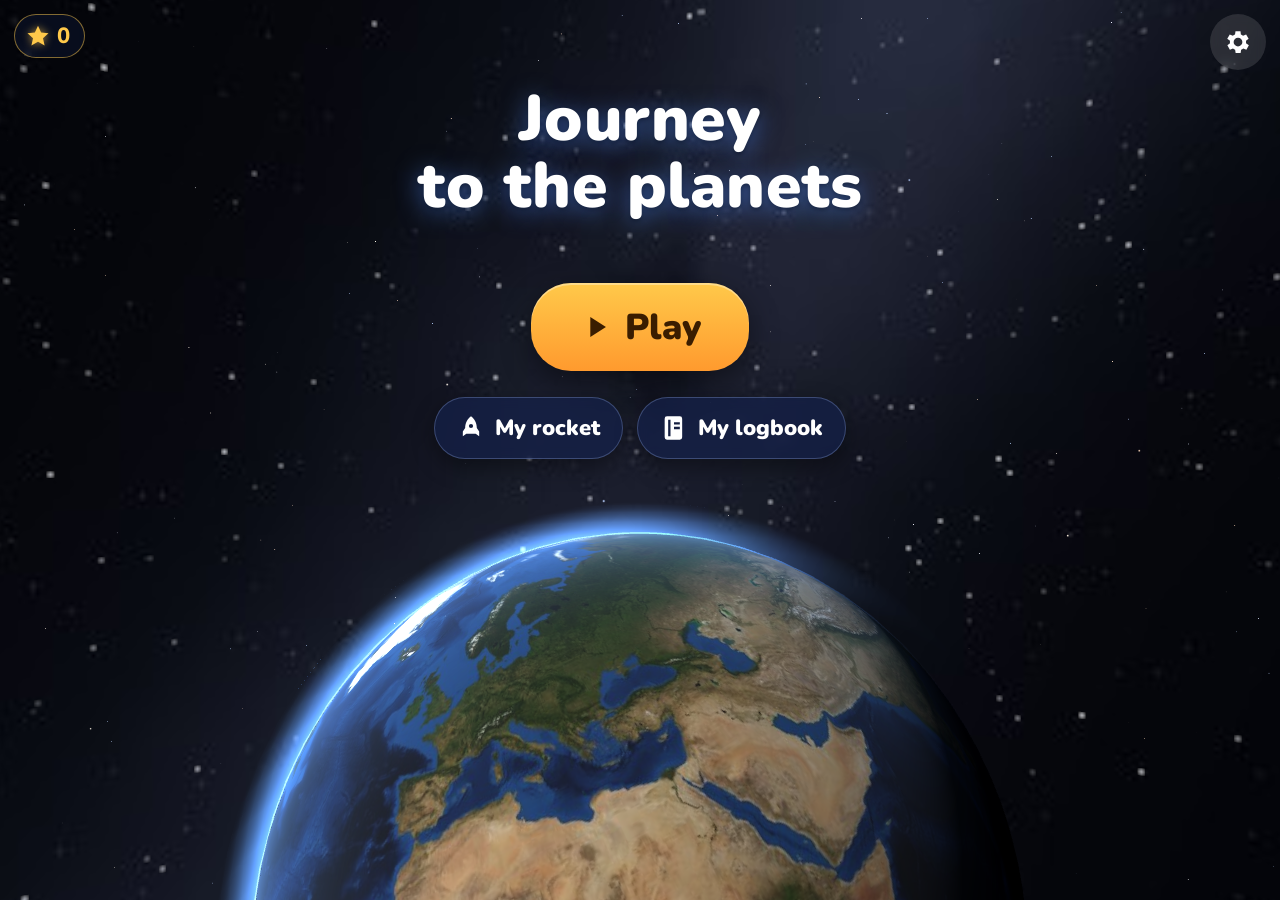
<file: web/index.html>
<!doctype html>
<html lang="fr">
<head>
  <meta charset="utf-8">
  <meta name="viewport" content="width=device-width, initial-scale=1, maximum-scale=1, user-scalable=no, viewport-fit=cover">
  <meta http-equiv="Content-Security-Policy" content="default-src 'self'; img-src 'self' data: blob:; style-src 'self' 'unsafe-inline'; script-src 'self'; connect-src 'self'; font-src 'self'">
  <meta name="theme-color" content="#02030a">
  <!-- Browser version: icon, and "Add to home screen" as a full-screen app -->
  <link rel="manifest" id="manifest" href="manifest-fr.webmanifest">
  <link rel="icon" type="image/png" href="icons/favicon-48.png">
  <link rel="apple-touch-icon" href="icons/apple-touch-icon.png">
  <meta name="mobile-web-app-capable" content="yes">
  <meta name="apple-mobile-web-app-capable" content="yes">
  <meta name="apple-mobile-web-app-status-bar-style" content="black-translucent">
  <meta name="apple-mobile-web-app-title" content="Fusée Planètes">
  <title>Voyage vers les planètes</title>
  <link rel="stylesheet" href="style.css">
</head>
<body>
  <canvas id="scene"></canvas>

  <!-- Loading -->
  <section id="loading" class="screen active">
    <div class="loading-box">
      <div class="loading-title" data-i18n="title">Voyage vers les planètes</div>
      <div class="bar"><div id="bar-fill"></div></div>
      <div id="loading-error" class="hidden"></div>
    </div>
  </section>

  <!-- Home -->
  <section id="home" class="screen">
    <h1 class="title" data-i18n-html="homeTitle">Voyage<br>vers les planètes</h1>
    <button id="play" class="big-btn primary">
      <svg viewBox="0 0 24 24" class="ico"><path d="M8 5v14l11-7z"/></svg>
      <span data-i18n="play">Jouer</span>
    </button>
    <div class="home-row">
      <button id="garage-btn" class="mid-btn">
        <svg viewBox="0 0 24 24" class="ico"><path d="M12 2c3 2 5 6 5 10l2 3v4l-3-2h-8l-3 2v-4l2-3c0-4 2-8 5-10zm0 6.5a1.8 1.8 0 1 0 0 3.6 1.8 1.8 0 0 0 0-3.6z"/></svg>
        <span data-i18n="myRocket">Ma fusée</span>
      </button>
      <button id="carnet-btn" class="mid-btn">
        <svg viewBox="0 0 24 24" class="ico"><path d="M6 2h11a2 2 0 0 1 2 2v16a2 2 0 0 1-2 2H6a2 2 0 0 1-2-2V4a2 2 0 0 1 2-2zm1 3v14h2V5zm5 2v2h5V7zm0 4v2h5v-2z"/></svg>
        <span data-i18n="myCarnet">Mon carnet</span>
      </button>
    </div>
    <button id="settings-btn" class="corner-btn right" aria-label="Réglages" data-i18n-aria="settings">
      <svg viewBox="0 0 24 24" class="ico"><path d="M19.4 13a7.5 7.5 0 0 0 0-2l2.1-1.6-2-3.5-2.5 1a7.6 7.6 0 0 0-1.7-1L15 3.3h-4l-.4 2.6a7.6 7.6 0 0 0-1.7 1l-2.5-1-2 3.5L6.6 11a7.5 7.5 0 0 0 0 2l-2.1 1.6 2 3.5 2.5-1c.5.4 1.1.7 1.7 1l.4 2.6h4l.4-2.6c.6-.3 1.2-.6 1.7-1l2.5 1 2-3.5zM13 15.5a3.5 3.5 0 1 1 0-7 3.5 3.5 0 0 1 0 7z" transform="translate(-1 0)"/></svg>
    </button>
  </section>

  <!-- Destination choice -->
  <section id="choose" class="screen">
    <button class="corner-btn left back" data-back="home" aria-label="Retour" data-i18n-aria="back">
      <svg viewBox="0 0 24 24" class="ico"><path d="M15.5 4 7.5 12l8 8 1.6-1.6L10.7 12l6.4-6.4z"/></svg>
    </button>
    <h2 class="screen-title" data-i18n="choose">Où veux-tu aller&nbsp;?</h2>
    <div id="planet-grid"></div>
    <button id="go" class="big-btn primary" disabled>
      <svg viewBox="0 0 24 24" class="ico"><path d="M12 2c3 2 5 6 5 10l2 3v4l-3-2h-8l-3 2v-4l2-3c0-4 2-8 5-10zm0 6.5a1.8 1.8 0 1 0 0 3.6 1.8 1.8 0 0 0 0-3.6z"/></svg>
      <span data-i18n="go">C’est parti&nbsp;!</span>
    </button>
  </section>

  <!-- In-game HUD -->
  <section id="hud" class="screen">
    <button id="quit" class="corner-btn left small" aria-label="Accueil" data-i18n-aria="home">
      <svg viewBox="0 0 24 24" class="ico"><path d="M12 3 2 12h3v8h5v-6h4v6h5v-8h3z"/></svg>
    </button>
    <div id="dest-chip" class="chip"></div>
    <div id="countdown"></div>
    <div id="planet-label"></div>
    <div id="banner"></div>
    <button id="action-btn" class="big-btn primary"></button>
    <button id="photo-btn" aria-label="Prendre une photo" data-i18n-aria="takePhoto">
      <svg viewBox="0 0 24 24" class="ico"><path d="M9 3 7.2 5H4a2 2 0 0 0-2 2v11a2 2 0 0 0 2 2h16a2 2 0 0 0 2-2V7a2 2 0 0 0-2-2h-3.2L15 3zm3 5a5 5 0 1 1 0 10 5 5 0 0 1 0-10zm0 2a3 3 0 1 0 0 6 3 3 0 0 0 0-6z"/></svg>
    </button>
    <div id="dialog" class="panel">
      <button id="repeat" class="speak-btn" aria-label="Répéter" data-i18n-aria="repeat">
        <svg viewBox="0 0 24 24" class="ico"><path d="M3 9v6h4l5 5V4L7 9zm13.5 3A4.5 4.5 0 0 0 14 8v8a4.5 4.5 0 0 0 2.5-4zM14 3.2v2.1a7 7 0 0 1 0 13.4v2.1a9 9 0 0 0 0-17.6z"/></svg>
      </button>
      <img id="dialog-hint" alt="">
      <div id="dialog-text"></div>
      <div id="quiz-options"></div>
      <div id="dialog-buttons">
        <button id="yes" class="answer yes">
          <svg viewBox="0 0 24 24" class="ico"><path d="M9 16.2 4.8 12l-1.4 1.4L9 19 21 7l-1.4-1.4z"/></svg>
          <span data-i18n="yes">Oui</span>
        </button>
        <button id="no" class="answer no">
          <svg viewBox="0 0 24 24" class="ico"><path d="M19 6.4 17.6 5 12 10.6 6.4 5 5 6.4 10.6 12 5 17.6 6.4 19 12 13.4 17.6 19 19 17.6 13.4 12z"/></svg>
          <span data-i18n="no">Non</span>
        </button>
      </div>
    </div>
  </section>

  <!-- Victory -->
  <section id="victory" class="screen">
    <canvas id="confetti"></canvas>
    <div class="victory-head">
      <div id="v-title" class="victory-title"></div>
      <div id="v-line" class="victory-line"></div>
    </div>
    <div id="v-labels"></div>
    <div class="victory-foot">
      <div id="v-fact" class="panel fact"></div>
      <div class="row">
        <button id="again" class="big-btn primary">
          <svg viewBox="0 0 24 24" class="ico"><path d="M12 5V1L7 6l5 5V7a5 5 0 1 1-5 5H5a7 7 0 1 0 7-7z"/></svg>
          <span data-i18n="again">Rejouer</span>
        </button>
        <button id="to-carnet" class="big-btn secondary" aria-label="Mon carnet" data-i18n-aria="myCarnet">
          <svg viewBox="0 0 24 24" class="ico"><path d="M6 2h11a2 2 0 0 1 2 2v16a2 2 0 0 1-2 2H6a2 2 0 0 1-2-2V4a2 2 0 0 1 2-2zm1 3v14h2V5zm5 2v2h5V7zm0 4v2h5v-2z"/></svg>
        </button>
        <button id="to-home" class="big-btn secondary" aria-label="Accueil" data-i18n-aria="home">
          <svg viewBox="0 0 24 24" class="ico"><path d="M12 3 2 12h3v8h5v-6h4v6h5v-8h3z"/></svg>
        </button>
      </div>
    </div>
  </section>

  <!-- Carnet de bord -->
  <section id="carnet" class="screen page">
    <button class="corner-btn left back" data-back="home" aria-label="Retour" data-i18n-aria="back">
      <svg viewBox="0 0 24 24" class="ico"><path d="M15.5 4 7.5 12l8 8 1.6-1.6L10.7 12l6.4-6.4z"/></svg>
    </button>
    <h2 class="screen-title" data-i18n="myCarnetTitle">Mon carnet de bord</h2>
    <div class="page-scroll">
      <h3 class="section-title" data-i18n="stamps">Mes tampons</h3>
      <div id="stamps"></div>
      <h3 class="section-title" data-i18n="photos">Mes photos</h3>
      <div id="photos"></div>
    </div>
  </section>

  <!-- Rocket garage -->
  <section id="garage" class="screen">
    <button class="corner-btn left back" data-back="home" aria-label="Retour" data-i18n-aria="back">
      <svg viewBox="0 0 24 24" class="ico"><path d="M15.5 4 7.5 12l8 8 1.6-1.6L10.7 12l6.4-6.4z"/></svg>
    </button>
    <h2 class="screen-title" data-i18n="myRocket">Ma fusée</h2>
    <div class="garage-panel panel">
      <div class="g-row"><div class="g-label" data-i18n="color">Couleur</div><div id="g-body" class="swatches"></div></div>
      <div class="g-row"><div class="g-label" data-i18n="fins">Ailerons</div><div id="g-fins" class="swatches"></div></div>
      <div class="g-row"><div class="g-label" data-i18n="decor">Décor</div><div id="g-decor" class="decors"></div></div>
      <label id="g-name-row" class="switch"><input id="g-name" type="checkbox"><span id="g-name-label">Mon prénom sur la fusée</span></label>
    </div>
  </section>

  <!-- Photo viewer -->
  <section id="photo-view" class="modal">
    <img id="photo-big" alt="">
  </section>

  <!-- Celebration (new destinations, new decoration) -->
  <section id="celebrate" class="modal">
    <div class="panel celebrate-panel">
      <div id="celebrate-title" class="celebrate-title"></div>
      <div id="celebrate-imgs" class="celebrate-imgs"></div>
      <div id="celebrate-text" class="celebrate-text"></div>
      <button id="celebrate-ok" class="big-btn primary" data-i18n="great">Super&nbsp;!</button>
    </div>
  </section>

  <!-- Parent settings -->
  <section id="settings" class="modal">
    <div class="panel settings-panel">
      <h2 data-i18n="settingsTitle">Réglages (parents)</h2>
      <label class="field"><span data-i18n="childName">Prénom de l’enfant</span>
        <input id="set-name" type="text" maxlength="20" autocomplete="off" placeholder="(facultatif)" data-i18n-ph="optional">
      </label>
      <div class="field">Langue / Language
        <div class="seg" data-key="lang">
          <button data-v="auto">Auto</button><button data-v="fr">Français</button><button data-v="en">English</button>
        </div>
      </div>
      <label class="switch"><input id="set-voice" type="checkbox"><span data-i18n="voice">Voix qui lit les textes</span></label>
      <label class="switch"><input id="set-sound" type="checkbox"><span data-i18n="sounds">Sons</span></label>
      <label class="switch"><input id="set-music" type="checkbox"><span data-i18n="music">Musique</span></label>
      <label class="field"><span data-i18n="volume">Volume</span>
        <input id="set-volume" type="range" min="0.1" max="1" step="0.05">
      </label>
      <div class="field"><span data-i18n="countdown">Compte à rebours</span>
        <div class="seg" data-key="countdown">
          <button data-v="5">5</button><button data-v="10">10</button>
        </div>
      </div>
      <div class="field"><span data-i18n="stops">Planètes à passer avant la bonne</span>
        <div class="seg" data-key="stops">
          <button data-v="0">0</button><button data-v="1">1</button><button data-v="2">2</button><button data-v="3">3</button><button data-v="random" data-i18n="random">Au hasard</button>
        </div>
      </div>
      <label class="switch"><input id="set-hint" type="checkbox"><span data-i18n="hint">Aide&nbsp;: montrer l’image de la planète cherchée</span></label>
      <details class="credits">
        <summary data-i18n="credits">Crédits</summary>
        <p data-i18n-html="credits1">Textures des planètes&nbsp;: Solar System Scope (solarsystemscope.com), licence CC BY 4.0, d’après des données de la NASA. Terre&nbsp;: NASA Earth Observatory, Blue Marble Next Generation (domaine public). Lune&nbsp;: NASA Scientific Visualization Studio. Europe&nbsp;: USGS Astrogeology / NASA/JPL (domaine public). Titan&nbsp;: NASA/JPL-Caltech/Space Science Institute. Pluton&nbsp;: NASA/JHUAPL/SwRI. Vénus, anneaux de Saturne, comète, Voie lactée&nbsp;: générés par le jeu.</p>
        <p data-i18n-html="credits2">Musiques créées avec Suno. Son du décollage&nbsp;: « Seamless rocket booster roar &amp; crackle », freesound_community (Pixabay).</p>
        <p data-i18n-html="credits3">Moteur 3D&nbsp;: three.js (licence MIT). Police&nbsp;: Nunito (SIL Open Font License).</p>
      </details>
      <button id="settings-close" class="big-btn primary">OK</button>
    </div>
  </section>

  <!-- Confirm leaving the game -->
  <section id="confirm" class="modal">
    <div class="panel confirm-panel">
      <div class="confirm-text" data-i18n="confirm">Retourner à l’accueil&nbsp;?</div>
      <div class="row">
        <button id="confirm-yes" class="answer yes" data-i18n="yes">Oui</button>
        <button id="confirm-no" class="answer no" data-i18n="no">Non</button>
      </div>
    </div>
  </section>

  <div id="star-count" class="star-count hidden"><svg viewBox="0 0 24 24"><path d="M12 2.5l2.9 6.2 6.8.7-5.1 4.6 1.5 6.7L12 17.3l-6.1 3.4 1.5-6.7-5.1-4.6 6.8-.7z"/></svg><span>0</span></div>
  <div id="flash"></div>
  <div id="polaroid"><img alt=""></div>
  <div id="fade"></div>

  <!-- Browser on a phone held sideways: the game is made for portrait -->
  <div id="rotate">
    <svg viewBox="0 0 24 24" class="rotate-ico"><path d="M8 1.5h8A2.5 2.5 0 0 1 18.5 4v16a2.5 2.5 0 0 1-2.5 2.5H8A2.5 2.5 0 0 1 5.5 20V4A2.5 2.5 0 0 1 8 1.5zm0 2a.5.5 0 0 0-.5.5v14h9V4a.5.5 0 0 0-.5-.5zm4 15.75a1 1 0 1 0 0 2 1 1 0 0 0 0-2z"/></svg>
    <div data-i18n="rotate">Tourne ton téléphone pour jouer</div>
  </div>

  <script type="module" src="js/main.js"></script>
</body>
</html>
</file>
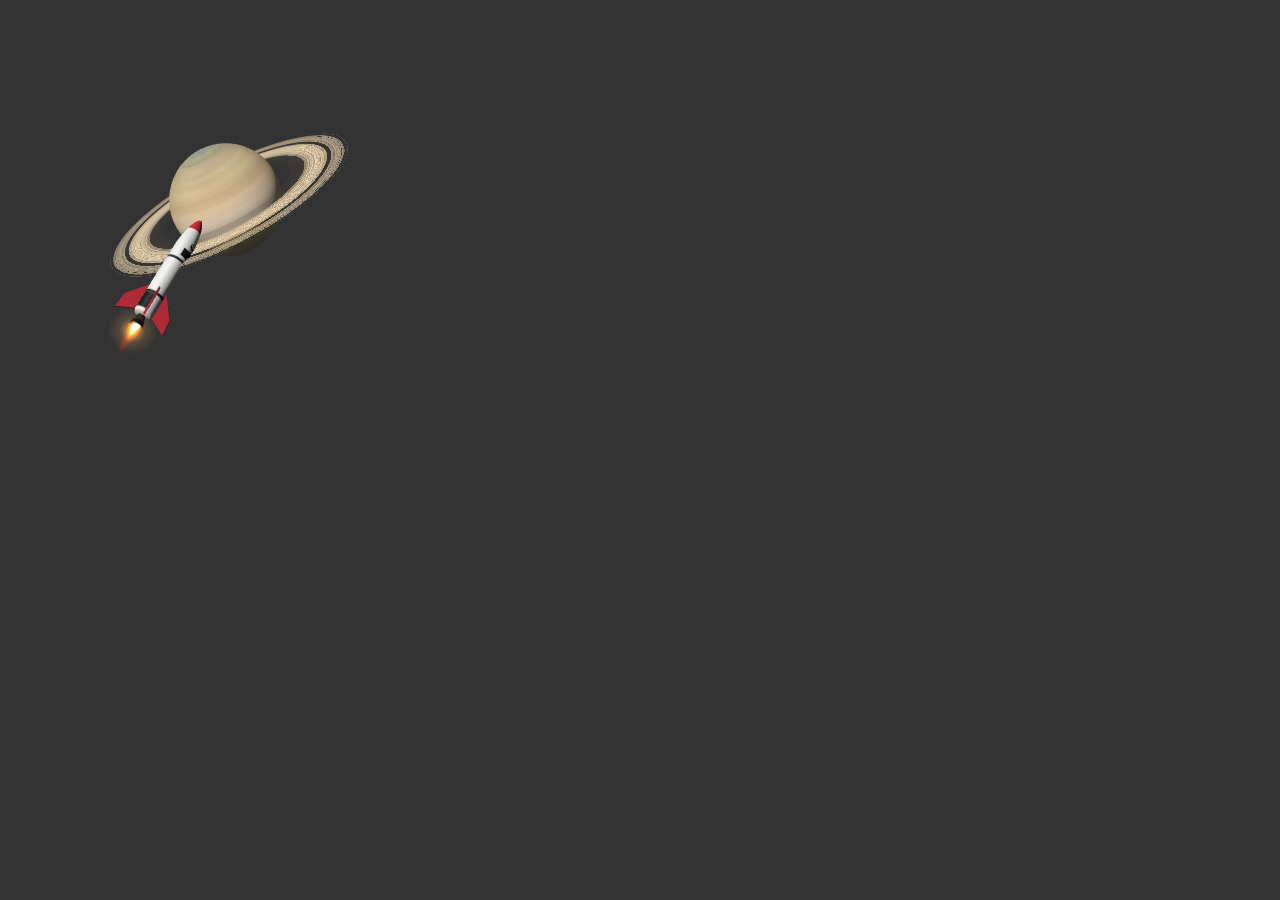
<file: tools/icon.html>
<!doctype html>
<html lang="fr">
<head>
  <meta charset="utf-8">
  <title>Icon renderer</title>
  <style>body { margin: 0; background: #333; }</style>
</head>
<body>
<!-- Renders the launcher icon foreground (Saturn + rocket) with the game's own
     3D models. Used by tools/make_icon.js through a headless browser. -->
<canvas id="c" width="432" height="432"></canvas>
<script type="module">
  import { THREE, loadTexture, createPlanet, createRocket } from '../web/js/gfx.js';
  import { PLANETS, faceRotation } from '../web/js/data.js';

  const canvas = document.getElementById('c');
  // ?size=768 renders a bigger version (used for the browser version's icons)
  canvas.width = canvas.height = Number(new URLSearchParams(location.search).get('size')) || 432;
  const renderer = new THREE.WebGLRenderer({ canvas, alpha: true, antialias: true, preserveDrawingBuffer: true });
  renderer.setPixelRatio(1);
  renderer.setClearColor(0x000000, 0);
  const scene = new THREE.Scene();
  const cam = new THREE.PerspectiveCamera(30, 1, 0.1, 100);
  cam.position.set(0, 0, 10);
  const sun = new THREE.Vector3(-0.5, 0.5, 0.75).normalize();
  const light = new THREE.DirectionalLight(0xffffff, 3.2);
  light.position.copy(sun).multiplyScalar(10);
  scene.add(light, new THREE.AmbientLight(0xffffff, 0.15));

  const [sat, rings] = await Promise.all([loadTexture('../web/textures/saturn.jpg'), loadTexture('../web/textures/saturn_rings.png')]);
  // no atmosphere halo: additive glow does not composite well on a transparent icon
  const p = createPlanet({ ...PLANETS.saturn, atmosphere: null }, sat, { radius: 0.7, segments: 96, ringTex: rings });
  p.setSun(sun);
  p.body.rotation.y = faceRotation(PLANETS.saturn);
  p.group.rotation.x = 0.35;
  p.group.position.set(0.12, 0.2, 0);
  p.update(0);
  scene.add(p.group);

  const rocket = createRocket();
  rocket.scale.setScalar(0.3);
  rocket.position.set(-0.78, -1.05, 1.5);
  rocket.rotation.set(0.2, 0.9, -0.85);
  rocket.userData.setThrust(0.9);
  rocket.userData.update(0.016);
  scene.add(rocket);

  renderer.render(scene, cam);
  window.iconData = canvas.toDataURL('image/png');
</script>
</body>
</html>
</file>
<file: web/style.css>
@font-face { font-family: 'Nunito'; font-weight: 700; src: url('fonts/nunito-latin-700-normal.woff2') format('woff2'); font-display: swap; }
@font-face { font-family: 'Nunito'; font-weight: 800; src: url('fonts/nunito-latin-800-normal.woff2') format('woff2'); font-display: swap; }
@font-face { font-family: 'Nunito'; font-weight: 900; src: url('fonts/nunito-latin-900-normal.woff2') format('woff2'); font-display: swap; }

:root {
  --bg: #02030a;
  --text: #ffffff;
  --muted: #c9d3ea;
  --panel: rgba(12, 18, 40, 0.78);
  --panel-border: rgba(160, 190, 255, 0.28);
  --gold: #ffc94a;
  --gold-2: #ff9a2e;
  --yes: #2fbf71;
  --yes-2: #1f9a58;
  --no: #ff7a59;
  --no-2: #e2523a;
  --safe-top: max(14px, env(safe-area-inset-top));
  --safe-bottom: max(16px, env(safe-area-inset-bottom));
}

* { box-sizing: border-box; -webkit-tap-highlight-color: transparent; }
html, body {
  margin: 0; height: 100%; overflow: hidden; background: var(--bg); color: var(--text);
  font-family: 'Nunito', system-ui, sans-serif; font-weight: 800;
  user-select: none; -webkit-user-select: none; touch-action: manipulation;
}
#scene { position: fixed; inset: 0; width: 100%; height: 100%; display: block; }
button { font-family: inherit; font-weight: 900; color: inherit; border: 0; cursor: pointer; }
.hidden { display: none !important; }
.ico { width: 1.15em; height: 1.15em; fill: currentColor; flex: none; }

/* ---------- screens ---------- */
.screen {
  position: fixed; inset: 0; display: none; flex-direction: column; align-items: center;
  padding: var(--safe-top) 16px var(--safe-bottom);
}
.screen.active { display: flex; }
#fade { position: fixed; inset: 0; background: #000; opacity: 0; pointer-events: none; transition: opacity 0.6s ease; z-index: 50; }
#fade.on { opacity: 1; }

/* ---------- loading ---------- */
#loading { justify-content: center; background: radial-gradient(circle at 50% 40%, #0b1636, #02030a 70%); }
.loading-box { width: min(80vw, 420px); text-align: center; }
.loading-title { font-size: 26px; font-weight: 900; margin-bottom: 22px; }
.bar { height: 14px; border-radius: 7px; background: rgba(255,255,255,0.12); overflow: hidden; }
#bar-fill { height: 100%; width: 0; background: linear-gradient(90deg, var(--gold), var(--gold-2)); transition: width 0.2s; }
#loading-error { margin-top: 18px; color: #ffb4a4; font-size: 16px; font-weight: 700; }

/* ---------- buttons ---------- */
.big-btn {
  display: inline-flex; align-items: center; justify-content: center; gap: 12px;
  min-height: 76px; padding: 0 38px; border-radius: 40px; font-size: 30px;
  box-shadow: 0 10px 30px rgba(0,0,0,0.45), inset 0 2px 0 rgba(255,255,255,0.35);
  transition: transform 0.12s ease, filter 0.2s, opacity 0.3s;
}
.big-btn:active { transform: scale(0.95); }
.big-btn.primary { background: linear-gradient(180deg, var(--gold), var(--gold-2)); color: #3a1d00; }
.big-btn.secondary { background: linear-gradient(180deg, #5f7bd8, #3a55b0); color: #fff; padding: 0 26px; }
.big-btn:disabled { filter: grayscale(0.9) brightness(0.6); opacity: 0.6; }
.big-btn .ico { width: 34px; height: 34px; }

.corner-btn {
  position: absolute; top: var(--safe-top); width: 56px; height: 56px; border-radius: 28px;
  background: rgba(255,255,255,0.12); display: flex; align-items: center; justify-content: center;
  backdrop-filter: blur(6px); -webkit-backdrop-filter: blur(6px); z-index: 5;
}
.corner-btn .ico { width: 30px; height: 30px; }
.corner-btn.left { left: 14px; }
.corner-btn.right { right: 14px; }
.corner-btn.small { width: 46px; height: 46px; opacity: 0.7; }
.corner-btn.small .ico { width: 24px; height: 24px; }

/* ---------- home ---------- */
#home { justify-content: flex-start; }
.title {
  margin: 12vh 0 0; text-align: center; font-size: clamp(38px, 10.5vw, 64px); font-weight: 900; line-height: 1.05;
  letter-spacing: 0.5px; text-shadow: 0 4px 24px rgba(80,140,255,0.55), 0 2px 4px rgba(0,0,0,0.6);
}
#play { margin-top: 7vh; font-size: 36px; min-height: 88px; padding: 0 48px; animation: pulse 2.4s ease-in-out infinite; }
@keyframes pulse { 0%,100% { transform: scale(1); } 50% { transform: scale(1.06); } }

/* ---------- choose ---------- */
#choose { background: radial-gradient(ellipse at 50% 0%, rgba(20,40,90,0.35), rgba(0,0,0,0.25) 70%); }
.screen-title { margin: 6px 0 10px; padding: 0 58px; text-align: center; font-size: clamp(30px, 8vw, 44px); font-weight: 900; text-shadow: 0 2px 10px rgba(0,0,0,0.6); }
#planet-grid {
  flex: 1; width: 100%; max-width: 640px; display: flex; flex-wrap: wrap; justify-content: center; align-content: center;
  gap: 10px; padding: 4px 0;
}
.planet-card {
  position: relative; width: calc(33.33% - 8px); max-width: 190px; padding: 4px 2px 10px; border-radius: 22px;
  background: rgba(255,255,255,0.05); border: 3px solid transparent;
  display: flex; flex-direction: column; align-items: center; transition: transform 0.18s ease, border-color 0.18s, background 0.18s;
}
.planet-card img { width: 100%; aspect-ratio: 1; object-fit: contain; pointer-events: none; }
.planet-card .name { font-size: clamp(17px, 4.6vw, 24px); font-weight: 900; margin-top: -4px; }
.planet-card.selected { border-color: var(--gold); background: rgba(255,201,74,0.14); transform: scale(1.06); box-shadow: 0 0 26px rgba(255,201,74,0.45); }
.planet-card .star { position: absolute; top: 6px; right: 8px; width: 26px; height: 26px; fill: var(--gold); filter: drop-shadow(0 0 4px rgba(255,200,80,0.8)); }
#go { margin: 8px 0 4px; }

/* ---------- HUD ---------- */
#hud { pointer-events: none; }
#hud > * { pointer-events: auto; }
.chip {
  margin-top: 4px; padding: 8px 18px 8px 10px; border-radius: 30px; background: rgba(10,16,36,0.7);
  border: 1px solid var(--panel-border); font-size: 20px; display: flex; align-items: center; gap: 8px;
  backdrop-filter: blur(6px); -webkit-backdrop-filter: blur(6px);
}
.chip img { width: 34px; height: 34px; }
.chip .target-ico { width: 26px; height: 26px; fill: var(--gold); }
#countdown {
  position: absolute; top: 18%; left: 0; right: 0; text-align: center; pointer-events: none !important;
  font-size: clamp(120px, 40vw, 220px); font-weight: 900; line-height: 1; color: #fff;
  text-shadow: 0 6px 30px rgba(0,0,0,0.6), 0 0 40px rgba(255,200,90,0.6);
}
#countdown.word { font-size: clamp(48px, 13vw, 90px); }
/* the number stays on screen until the next one (no blink, even when the voice is slow) */
#countdown.pop { animation: pop 0.9s ease-out forwards; }
@keyframes pop { 0% { transform: scale(1.7); opacity: 0; } 25% { transform: scale(1); opacity: 1; } 100% { opacity: 0.85; transform: scale(0.92); } }
#planet-label {
  position: absolute; top: calc(var(--safe-top) + 58px); left: 0; right: 0; text-align: center; pointer-events: none !important;
  font-size: clamp(44px, 13vw, 76px); font-weight: 900; opacity: 0; transform: scale(0.6); transition: opacity 0.4s, transform 0.5s cubic-bezier(.2,1.6,.4,1);
  text-shadow: 0 3px 18px rgba(0,0,0,0.85), 0 0 30px rgba(120,170,255,0.7);
}
#planet-label.show { opacity: 1; transform: scale(1); }
#banner {
  position: absolute; left: 16px; right: 16px; bottom: calc(var(--safe-bottom) + 10px); margin: 0 auto; max-width: 600px;
  padding: 18px 22px; border-radius: 26px; background: var(--panel); border: 1px solid var(--panel-border);
  font-size: clamp(22px, 6vw, 30px); text-align: center; opacity: 0; transform: translateY(30px); transition: opacity 0.4s, transform 0.4s;
  pointer-events: none !important; backdrop-filter: blur(8px); -webkit-backdrop-filter: blur(8px);
}
#banner.show { opacity: 1; transform: none; }

.panel {
  background: var(--panel); border: 1px solid var(--panel-border); border-radius: 28px;
  backdrop-filter: blur(10px); -webkit-backdrop-filter: blur(10px); box-shadow: 0 14px 40px rgba(0,0,0,0.5);
}
#dialog {
  position: absolute; left: 12px; right: 12px; bottom: var(--safe-bottom); margin: 0 auto; max-width: 620px;
  padding: 20px 18px 18px; display: flex; flex-direction: column; align-items: center; gap: 14px;
  opacity: 0; transform: translateY(40px); visibility: hidden; transition: opacity 0.35s, transform 0.35s, visibility 0.35s;
}
#dialog.show { opacity: 1; transform: none; visibility: visible; }
#dialog-text { font-size: clamp(25px, 7vw, 34px); line-height: 1.22; text-align: center; padding: 0 44px; min-height: 1.2em; }
#dialog.feedback #dialog-text { font-size: clamp(22px, 6vw, 29px); padding: 0 38px 0 44px; }
#dialog-hint { width: 76px; height: 76px; display: none; }
#dialog.with-hint #dialog-hint { display: block; }
#dialog.feedback #dialog-hint { display: none; }
#dialog-buttons { display: flex; gap: 14px; width: 100%; }
#dialog.feedback #dialog-buttons { display: none; }
.speak-btn {
  position: absolute; top: 12px; left: 12px; width: 48px; height: 48px; border-radius: 24px;
  background: rgba(255,255,255,0.14); display: flex; align-items: center; justify-content: center;
}
.speak-btn .ico { width: 28px; height: 28px; }
.answer {
  flex: 1; min-height: 92px; border-radius: 26px; font-size: 34px; display: flex; align-items: center; justify-content: center; gap: 10px;
  box-shadow: 0 8px 22px rgba(0,0,0,0.4), inset 0 2px 0 rgba(255,255,255,0.35); transition: transform 0.12s;
}
.answer .ico { width: 40px; height: 40px; }
.answer:active { transform: scale(0.95); }
.answer.yes { background: linear-gradient(180deg, var(--yes), var(--yes-2)); }
.answer.no { background: linear-gradient(180deg, var(--no), var(--no-2)); }
.answer:disabled { opacity: 0.5; }

/* ---------- victory ---------- */
#victory { justify-content: space-between; pointer-events: none; }
#victory > * { pointer-events: auto; }
#confetti { position: absolute; inset: 0; width: 100%; height: 100%; pointer-events: none !important; z-index: 3; }
.victory-head { text-align: center; z-index: 2; margin-top: 2px; }
.victory-title { font-size: clamp(42px, 12vw, 70px); font-weight: 900; line-height: 1.05; color: var(--gold); text-shadow: 0 4px 20px rgba(0,0,0,0.7), 0 0 30px rgba(255,190,60,0.5); }
.victory-line { margin-top: 6px; font-size: clamp(20px, 5.6vw, 28px); text-shadow: 0 2px 10px rgba(0,0,0,0.8); padding: 0 8px; }
#v-labels { position: absolute; inset: 0; pointer-events: none !important; }
.map-label {
  position: absolute; transform: translate(-50%, -50%); padding: 3px 12px; border-radius: 14px; font-size: 19px; font-weight: 900;
  background: rgba(8,12,30,0.75); border: 1px solid rgba(255,255,255,0.25); white-space: nowrap;
}
.map-label.dest { color: #3a1d00; background: linear-gradient(180deg, var(--gold), var(--gold-2)); border: 0; font-size: 22px; }
.map-label.sun { color: #ffe3a0; background: transparent; border: 0; font-size: 16px; text-shadow: 0 1px 6px rgba(0,0,0,0.9); }
.victory-foot { width: 100%; max-width: 620px; display: flex; flex-direction: column; align-items: center; gap: 12px; z-index: 2; }
.fact { padding: 12px 18px; font-size: clamp(17px, 4.6vw, 22px); text-align: center; line-height: 1.25; opacity: 0; transition: opacity 0.6s; }
.fact.show { opacity: 1; }
.row { display: flex; gap: 14px; justify-content: center; width: 100%; }
.victory-foot .big-btn { opacity: 0; pointer-events: none; }
.victory-foot.ready .big-btn { opacity: 1; pointer-events: auto; }

/* ---------- modals ---------- */
.modal {
  position: fixed; inset: 0; display: none; align-items: center; justify-content: center; padding: 16px;
  background: rgba(0,0,0,0.55); z-index: 40;
}
.modal.active { display: flex; }
.settings-panel { width: 100%; max-width: 520px; max-height: 92vh; overflow-y: auto; padding: 20px 20px 22px; display: flex; flex-direction: column; gap: 14px; }
.settings-panel h2 { margin: 0 0 4px; font-size: 26px; text-align: center; }
.field { display: flex; flex-direction: column; gap: 6px; font-size: 17px; font-weight: 800; color: var(--muted); }
.field input[type=text] {
  font: inherit; font-size: 22px; color: #fff; background: rgba(255,255,255,0.1); border: 1px solid var(--panel-border);
  border-radius: 14px; padding: 10px 14px; user-select: text; -webkit-user-select: text;
}
.field input[type=range] { width: 100%; accent-color: var(--gold); }
.switch { display: flex; align-items: center; gap: 12px; font-size: 18px; }
.switch input { width: 26px; height: 26px; accent-color: var(--gold); flex: none; }
.seg { display: flex; flex-wrap: wrap; gap: 8px; }
.seg button { padding: 9px 16px; border-radius: 14px; background: rgba(255,255,255,0.1); font-size: 18px; border: 2px solid transparent; }
.seg button.on { border-color: var(--gold); background: rgba(255,201,74,0.2); }
.credits { font-size: 14px; font-weight: 700; color: var(--muted); }
.credits summary { font-size: 16px; cursor: pointer; }
.credits p { margin: 8px 0 0; line-height: 1.35; }
#settings-close { align-self: center; min-height: 64px; font-size: 26px; }
.confirm-panel { padding: 24px 20px; width: 100%; max-width: 420px; display: flex; flex-direction: column; gap: 18px; }
.confirm-text { font-size: 28px; text-align: center; }
.confirm-panel .answer { min-height: 76px; font-size: 30px; }

@media (min-aspect-ratio: 1/1) {
  .title { margin-top: 8vh; }
  .planet-card { width: calc(25% - 8px); max-width: 150px; }
}
.chip:empty { display: none; }

/* ---------- home buttons ---------- */
.home-row { display: flex; gap: 14px; margin-top: 26px; flex-wrap: wrap; justify-content: center; }
.mid-btn {
  display: inline-flex; align-items: center; gap: 10px; min-height: 62px; padding: 0 22px; border-radius: 32px; font-size: 22px;
  background: rgba(20, 32, 72, 0.75); border: 1px solid var(--panel-border); backdrop-filter: blur(6px); -webkit-backdrop-filter: blur(6px);
  box-shadow: 0 8px 22px rgba(0,0,0,0.4); transition: transform 0.12s;
}
.mid-btn:active { transform: scale(0.95); }
.mid-btn .ico { width: 28px; height: 28px; }

/* ---------- star counter ---------- */
.star-count {
  position: fixed; top: var(--safe-top); right: 14px; z-index: 30; display: flex; align-items: center; gap: 6px;
  padding: 6px 14px 6px 10px; border-radius: 24px; background: rgba(10,16,36,0.75); border: 1px solid rgba(255,201,74,0.5);
  font-size: 22px; color: var(--gold); pointer-events: none; backdrop-filter: blur(6px); -webkit-backdrop-filter: blur(6px);
}
.star-count svg { width: 26px; height: 26px; fill: var(--gold); filter: drop-shadow(0 0 4px rgba(255,200,80,0.7)); }
.star-count.pop { animation: starpop 0.5s ease-out; }
@keyframes starpop { 0% { transform: scale(1); } 40% { transform: scale(1.35); } 100% { transform: scale(1); } }
body[data-screen="home"] .star-count { right: auto; left: 14px; }
body[data-screen="loading"] .star-count { display: none; }
/* titles stay clear of the back button (left) and the star counter (right) */
.screen-title { padding: 0 100px 0 72px; font-size: clamp(24px, 7vw, 44px); line-height: 1.15; }
.flying-star { position: fixed; z-index: 31; width: 34px; height: 34px; fill: var(--gold); pointer-events: none;
  filter: drop-shadow(0 0 6px rgba(255,210,90,0.9)); transition: transform 0.8s cubic-bezier(.5,-0.3,.6,1), opacity 0.8s; }

/* ---------- quiz ---------- */
#quiz-options { display: none; gap: 10px; width: 100%; justify-content: center; }
#dialog.quiz #quiz-options { display: flex; }
#dialog.quiz #dialog-buttons, #dialog.quiz #dialog-hint { display: none; }
.quiz-opt {
  flex: 1; max-width: 170px; border-radius: 22px; background: rgba(255,255,255,0.08); border: 3px solid transparent;
  padding: 6px 4px 8px; display: flex; flex-direction: column; align-items: center; transition: transform 0.15s, opacity 0.3s, border-color 0.2s;
}
.quiz-opt .qimg { width: 100%; aspect-ratio: 1; display: flex; align-items: center; justify-content: center; }
.quiz-opt img { width: 100%; height: 100%; object-fit: contain; pointer-events: none; }
.quiz-opt .name { font-size: clamp(15px, 4.2vw, 20px); }
.quiz-opt.wrong { opacity: 0.35; animation: shake 0.4s; }
.quiz-opt.right { border-color: var(--gold); background: rgba(255,201,74,0.18); transform: scale(1.06); }
@keyframes shake { 0%,100% { transform: translateX(0); } 25% { transform: translateX(-8px); } 75% { transform: translateX(8px); } }

/* ---------- action + photo buttons ---------- */
#action-btn { position: absolute; left: 0; right: 0; width: max-content; margin: 0 auto; bottom: calc(var(--safe-bottom) + 150px); display: none; white-space: nowrap; }
#action-btn.show { display: inline-flex; animation: pulse 1.8s ease-in-out infinite; }
#photo-btn {
  position: absolute; left: 50%; bottom: calc(var(--safe-bottom) + 120px); width: 104px; height: 104px; margin-left: -52px; border-radius: 52px;
  background: linear-gradient(180deg, #ffffff, #d9e2f2); color: #24324f; display: none; align-items: center; justify-content: center;
  box-shadow: 0 0 0 6px rgba(255,255,255,0.25), 0 10px 30px rgba(0,0,0,0.5);
}
#photo-btn.show { display: flex; animation: pulse 1.6s ease-in-out infinite; }
#photo-btn .ico { width: 56px; height: 56px; }
#flash { position: fixed; inset: 0; background: #fff; opacity: 0; pointer-events: none; z-index: 45; transition: opacity 0.5s; }
#flash.on { opacity: 0.9; transition: none; }
#polaroid {
  position: fixed; left: 50%; top: 46%; z-index: 44; width: min(72vw, 340px); transform: translate(-50%, -50%) rotate(-4deg) scale(0.6);
  opacity: 0; pointer-events: none; transition: transform 0.6s cubic-bezier(.2,1.4,.4,1), opacity 0.4s;
}
#polaroid.show { opacity: 1; transform: translate(-50%, -50%) rotate(-4deg) scale(1); }
#polaroid img { width: 100%; display: block; border-radius: 6px; box-shadow: 0 16px 40px rgba(0,0,0,0.6); }

/* ---------- pages (carnet) ---------- */
.screen.page { background: radial-gradient(ellipse at 50% 0%, rgba(20,40,90,0.55), rgba(2,3,10,0.85) 70%); }
.page-scroll { flex: 1; width: 100%; max-width: 680px; overflow-y: auto; padding: 4px 2px 20px; -webkit-overflow-scrolling: touch; }
.section-title { font-size: 22px; margin: 14px 4px 10px; color: var(--muted); }
#stamps { display: grid; grid-template-columns: repeat(3, 1fr); gap: 12px; }
.stamp {
  position: relative; aspect-ratio: 0.85; border-radius: 18px; padding: 8px 6px; display: flex; flex-direction: column; align-items: center; justify-content: center;
  background: #f4ead2; color: #5a3a18; border: 3px dashed #c99b56; box-shadow: 0 6px 16px rgba(0,0,0,0.35);
}
.stamp img { width: 78%; aspect-ratio: 1; object-fit: contain; }
.stamp .s-name { font-size: 16px; font-weight: 900; margin-top: 2px; text-align: center; }
.stamp .s-count { position: absolute; top: 6px; right: 8px; font-size: 14px; background: #c0392b; color: #fff; border-radius: 12px; padding: 1px 7px; }
.stamp .s-date { font-size: 12px; opacity: 0.75; }
.stamp.empty { background: rgba(255,255,255,0.05); border-color: rgba(255,255,255,0.25); color: rgba(255,255,255,0.55); box-shadow: none; }
.stamp.empty img { filter: grayscale(1) brightness(0.35); }
.stamp.locked { background: rgba(255,255,255,0.04); border-color: rgba(255,201,74,0.35); color: var(--gold); box-shadow: none; grid-column: span 3; aspect-ratio: auto; padding: 14px; font-size: 18px; text-align: center; }
#photos { display: grid; grid-template-columns: repeat(2, 1fr); gap: 12px; }
#photos img { width: 100%; border-radius: 6px; box-shadow: 0 8px 20px rgba(0,0,0,0.5); transform: rotate(-1.5deg); }
#photos img:nth-child(2n) { transform: rotate(1.5deg); }
.empty-note { color: var(--muted); font-size: 17px; padding: 6px 4px; grid-column: 1 / -1; }
#photo-view img { max-width: 92vw; max-height: 86vh; border-radius: 8px; box-shadow: 0 20px 50px rgba(0,0,0,0.6); }

/* ---------- garage ---------- */
#garage { justify-content: flex-start; }
.garage-panel { position: absolute; left: 10px; right: 10px; bottom: var(--safe-bottom); margin: 0 auto; max-width: 620px; padding: 14px 14px 16px; display: flex; flex-direction: column; gap: 10px; }
.g-row { display: flex; flex-direction: column; gap: 6px; }
.g-label { font-size: 17px; color: var(--muted); }
.swatches, .decors { display: flex; gap: 8px; overflow-x: auto; padding: 4px 2px 6px; -webkit-overflow-scrolling: touch; }
.swatch { flex: none; width: 46px; height: 46px; border-radius: 23px; border: 3px solid rgba(255,255,255,0.25); box-shadow: inset 0 -4px 8px rgba(0,0,0,0.25); }
.swatch.on { border-color: var(--gold); transform: scale(1.12); box-shadow: 0 0 14px rgba(255,201,74,0.6); }
.decor { flex: none; position: relative; width: 64px; height: 78px; border-radius: 14px; border: 3px solid rgba(255,255,255,0.2); background-size: cover; background-position: center;
  display: flex; align-items: flex-end; justify-content: center; font-size: 12px; padding-bottom: 2px; color: #fff; text-shadow: 0 1px 3px #000; }
.decor.on { border-color: var(--gold); box-shadow: 0 0 14px rgba(255,201,74,0.6); }
.decor.locked { filter: grayscale(0.9) brightness(0.45); }
.decor .lock { position: absolute; top: 14px; left: 0; right: 0; text-align: center; font-size: 15px; color: var(--gold); filter: none; }

/* ---------- celebrate ---------- */
.celebrate-panel { width: 100%; max-width: 460px; padding: 22px 18px; display: flex; flex-direction: column; align-items: center; gap: 14px; text-align: center; }
.celebrate-title { font-size: 30px; color: var(--gold); }
.celebrate-imgs { display: flex; flex-wrap: wrap; justify-content: center; gap: 6px; }
.celebrate-imgs img { width: 74px; height: 74px; object-fit: contain; }
.celebrate-text { font-size: 20px; line-height: 1.3; }

.victory-head { padding-top: 40px; }
#planet-grid { overflow-y: auto; align-content: flex-start; }
.planet-card.locked-card { justify-content: center; color: var(--gold); font-size: 15px; text-align: center; padding: 10px 6px; border: 2px dashed rgba(255,201,74,0.4); }
.planet-card.locked-card .big { font-size: 34px; }
.grid-sep { width: 100%; text-align: center; color: var(--muted); font-size: 17px; margin: 6px 0 0; }

.victory-foot .row { gap: 10px; }
.victory-foot .big-btn { min-height: 70px; }
.victory-foot .big-btn.secondary { padding: 0 18px; }
#again { padding: 0 24px; font-size: 26px; }
#planet-grid { min-height: 0; }

/* language choice: three buttons on one line */
.seg[data-key="lang"] button { padding: 9px 12px; font-size: 16px; }

/* Browser on a phone held sideways (the Android app is always upright) */
#rotate {
  position: fixed; inset: 0; z-index: 90; display: none; flex-direction: column; align-items: center; justify-content: center; gap: 18px;
  background: radial-gradient(circle at 50% 40%, #1c3270, #02030a 75%); color: #fff; font-size: 26px; font-weight: 800; text-align: center; padding: 24px;
}
.rotate-ico { width: 72px; height: 72px; fill: #ffd34d; animation: rotate-phone 2.4s ease-in-out infinite; }
@keyframes rotate-phone { 0%, 25% { transform: rotate(-90deg); } 55%, 100% { transform: rotate(0deg); } }
@media (orientation: landscape) and (max-height: 500px) and (pointer: coarse) {
  #rotate { display: flex; }
}
</file>
